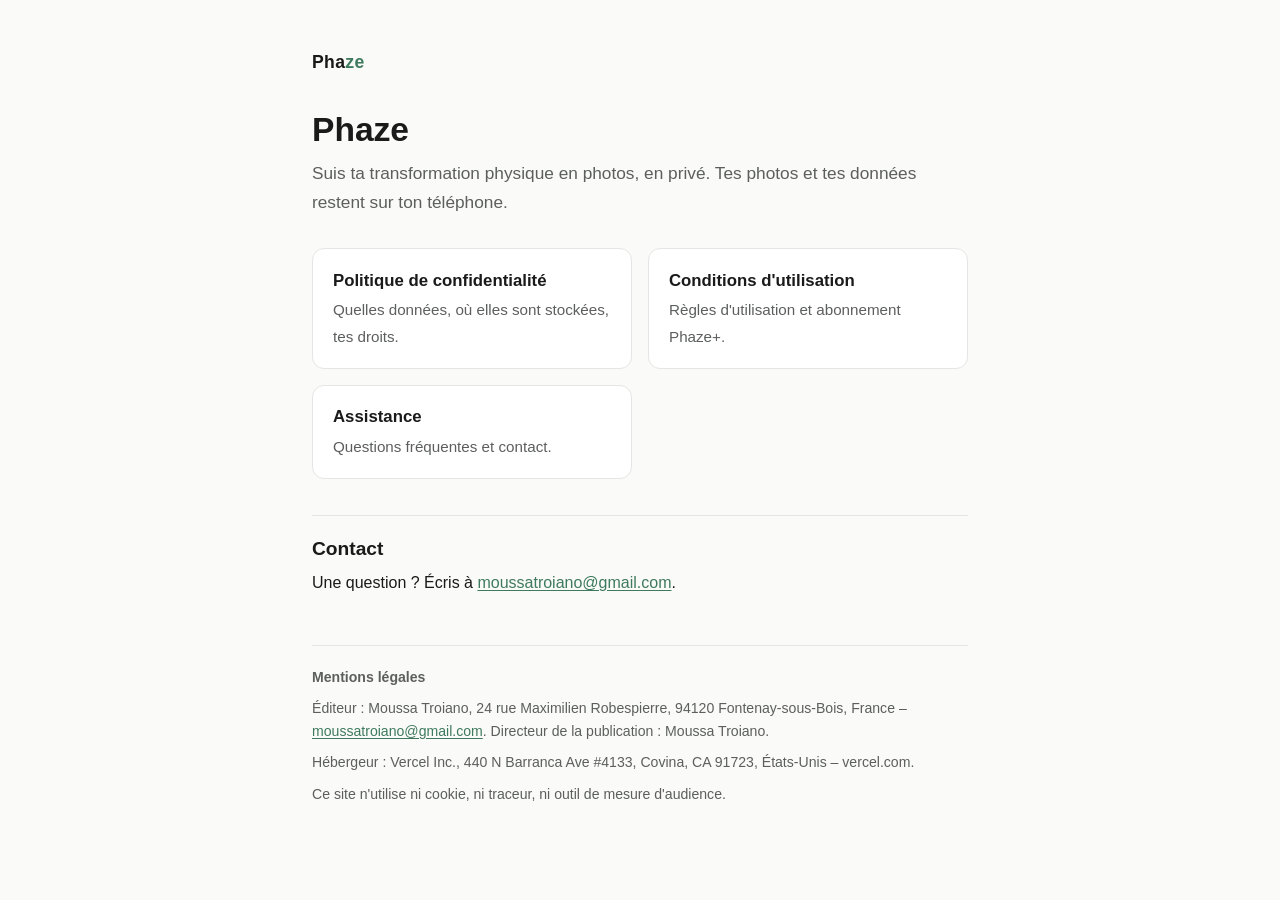
<file: index.html>
<!doctype html>
<html lang="fr">
<head>
  <meta charset="utf-8">
  <meta name="viewport" content="width=device-width, initial-scale=1">
  <title>Phaze – Informations légales</title>
  <meta name="description" content="Phaze, l'app de suivi de transformation physique par photos : politique de confidentialité et conditions d'utilisation.">
  <link rel="stylesheet" href="/style.css">
</head>
<body>
  <main class="container">
    <header class="site">
      <a class="brand" href="/">Pha<span>ze</span></a>
    </header>

    <h1>Phaze</h1>
    <p class="lead">Suis ta transformation physique en photos, en privé. Tes photos et tes données restent sur ton téléphone.</p>

    <div class="cards">
      <a class="card" href="/privacy">
        <strong>Politique de confidentialité</strong>
        <span>Quelles données, où elles sont stockées, tes droits.</span>
      </a>
      <a class="card" href="/terms">
        <strong>Conditions d'utilisation</strong>
        <span>Règles d'utilisation et abonnement Phaze+.</span>
      </a>
      <a class="card" href="/support">
        <strong>Assistance</strong>
        <span>Questions fréquentes et contact.</span>
      </a>
    </div>

    <h2>Contact</h2>
    <p>Une question ? Écris à <a href="mailto:moussatroiano@gmail.com">moussatroiano@gmail.com</a>.</p>

    <footer class="site">
      <p><strong>Mentions légales</strong></p>
      <p>Éditeur : Moussa Troiano, 24 rue Maximilien Robespierre, 94120 Fontenay-sous-Bois, France – <a href="mailto:moussatroiano@gmail.com">moussatroiano@gmail.com</a>. Directeur de la publication : Moussa Troiano.</p>
      <p>Hébergeur : Vercel Inc., 440 N Barranca Ave #4133, Covina, CA 91723, États-Unis – vercel.com.</p>
      <p>Ce site n'utilise ni cookie, ni traceur, ni outil de mesure d'audience.</p>
    </footer>
  </main>
</body>
</html>
</file>
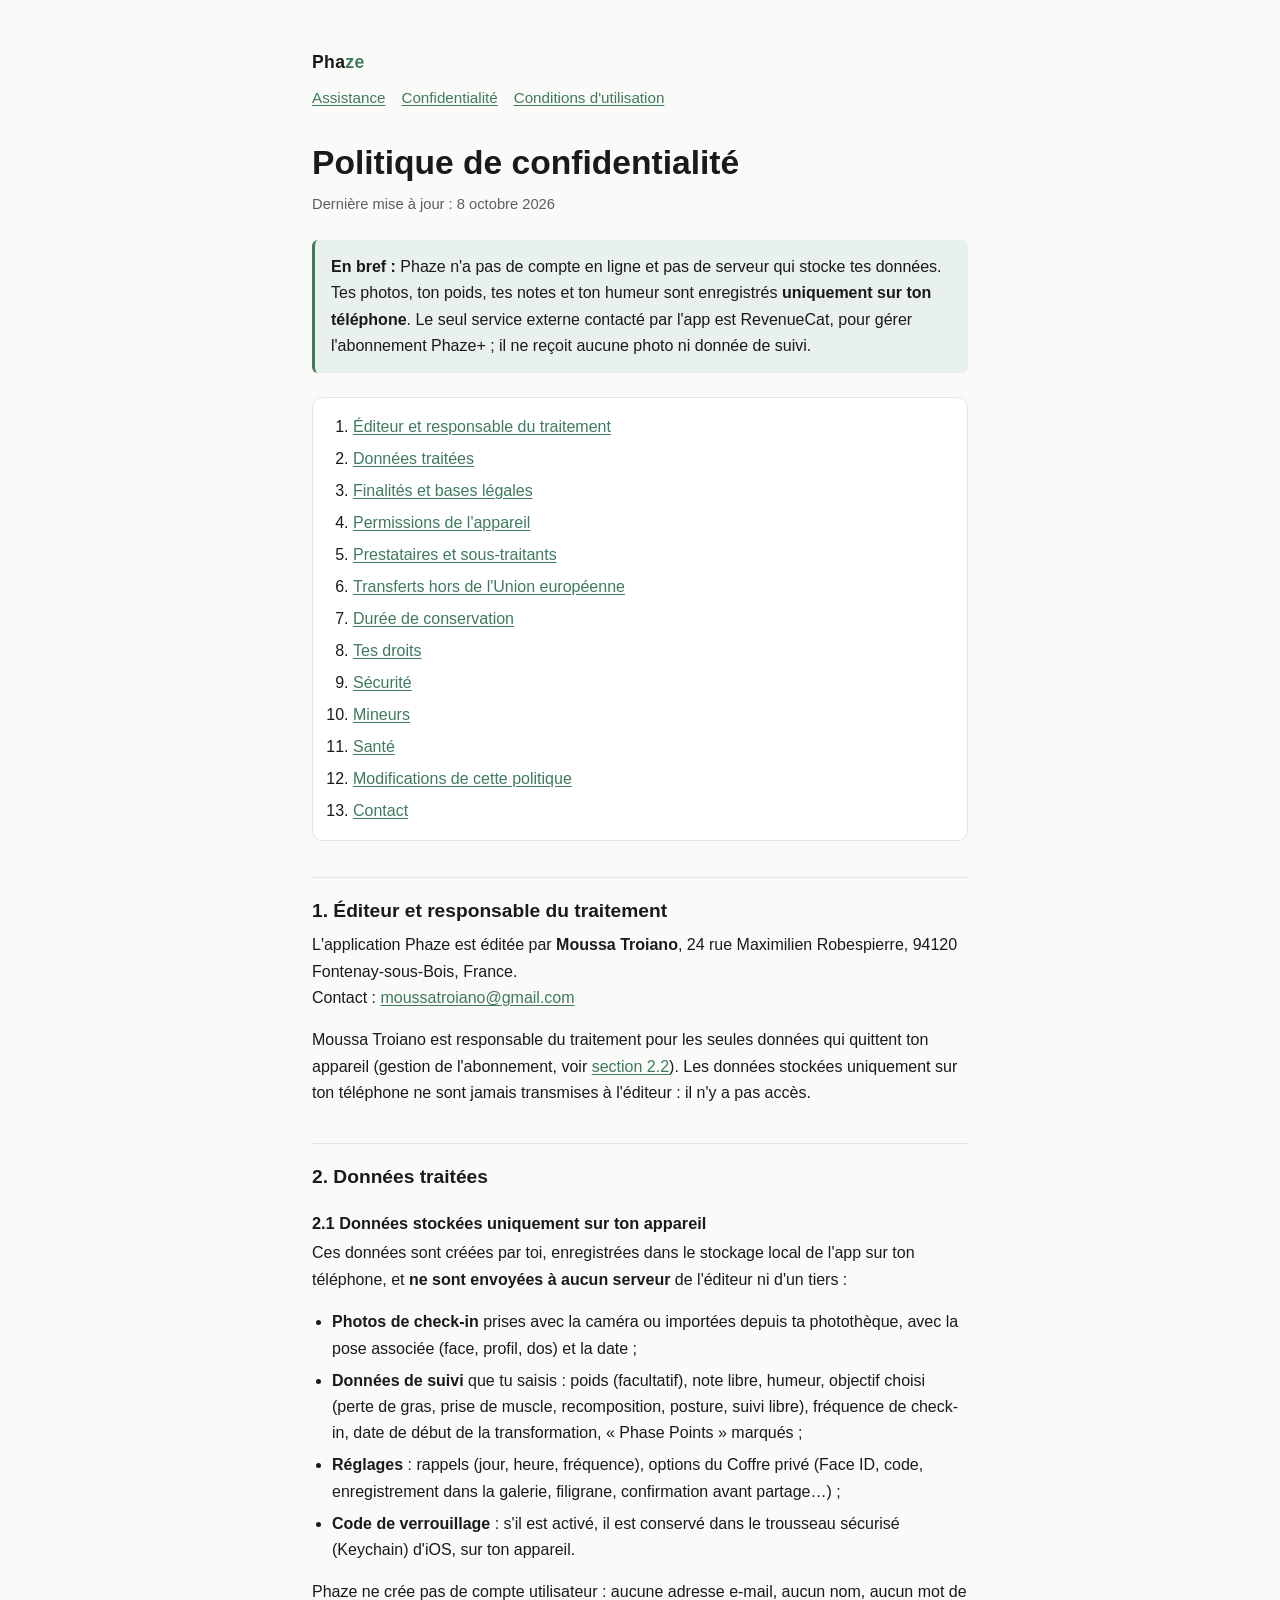
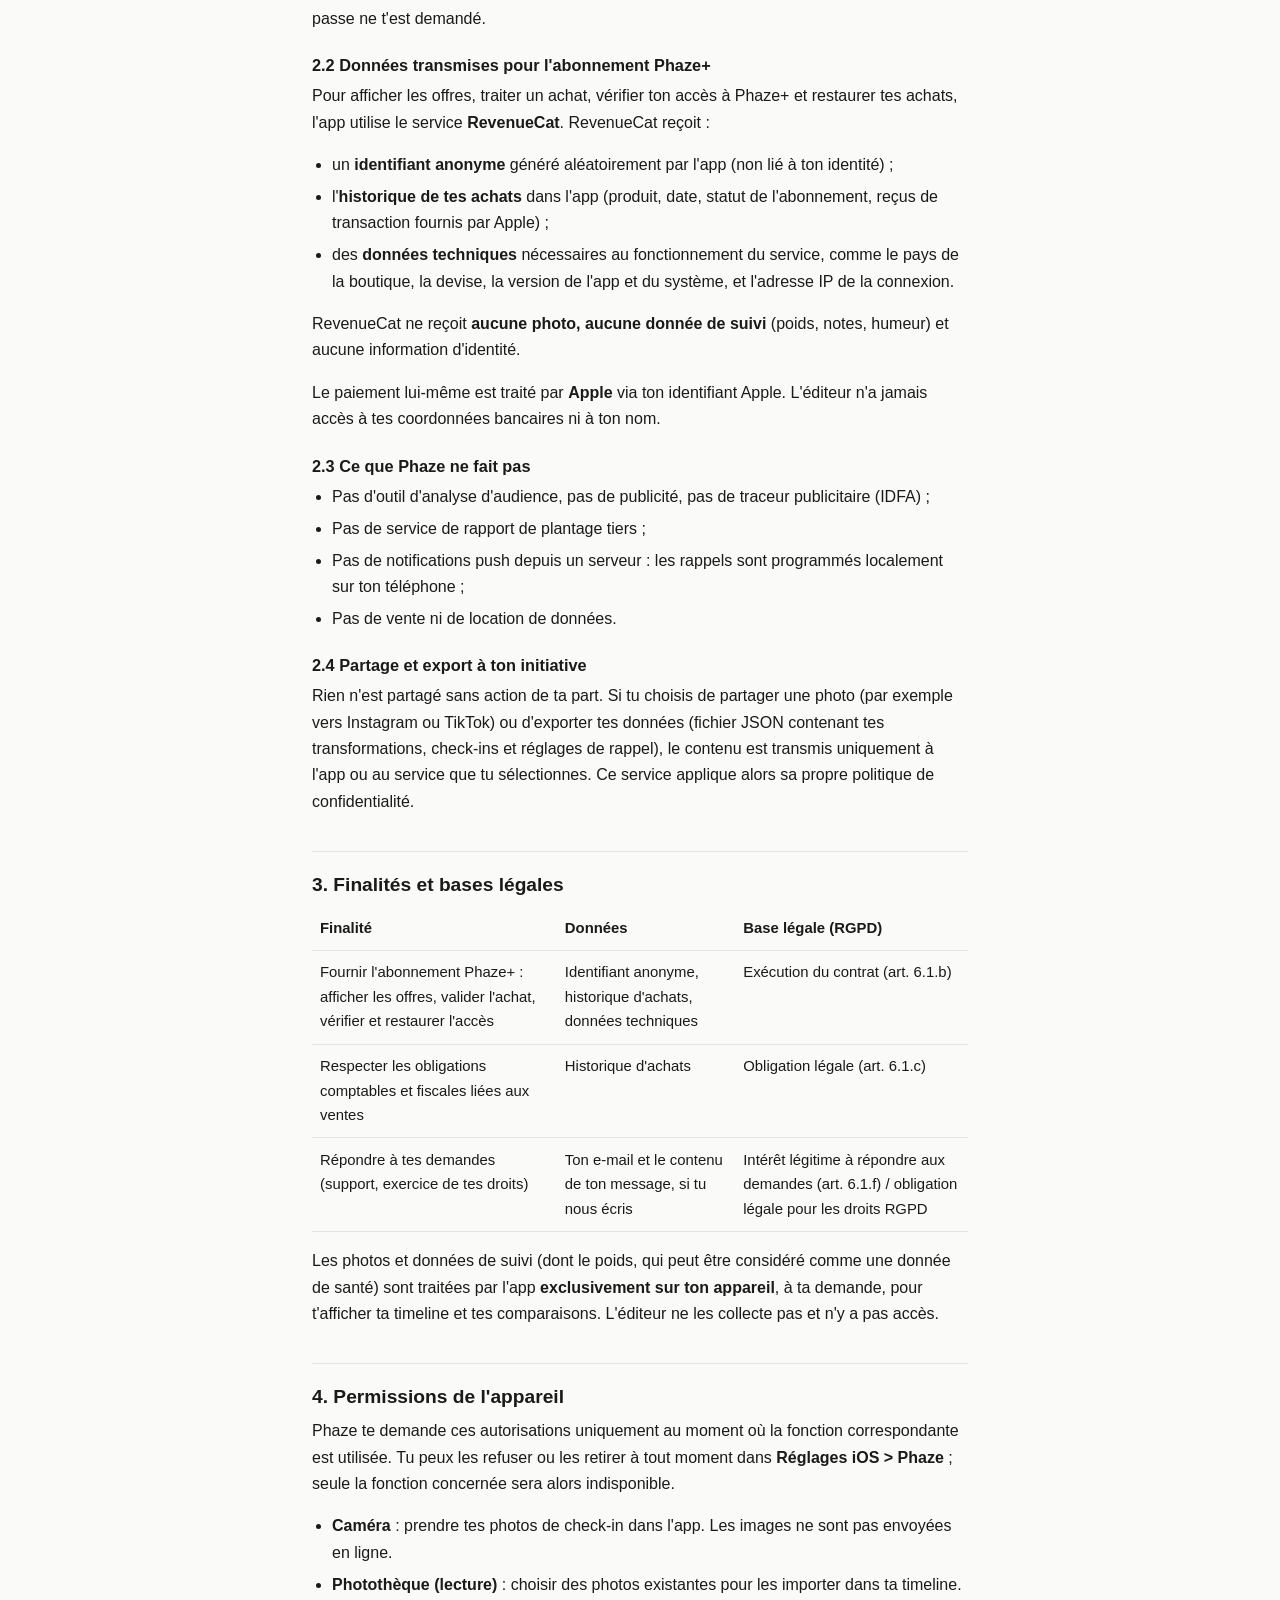
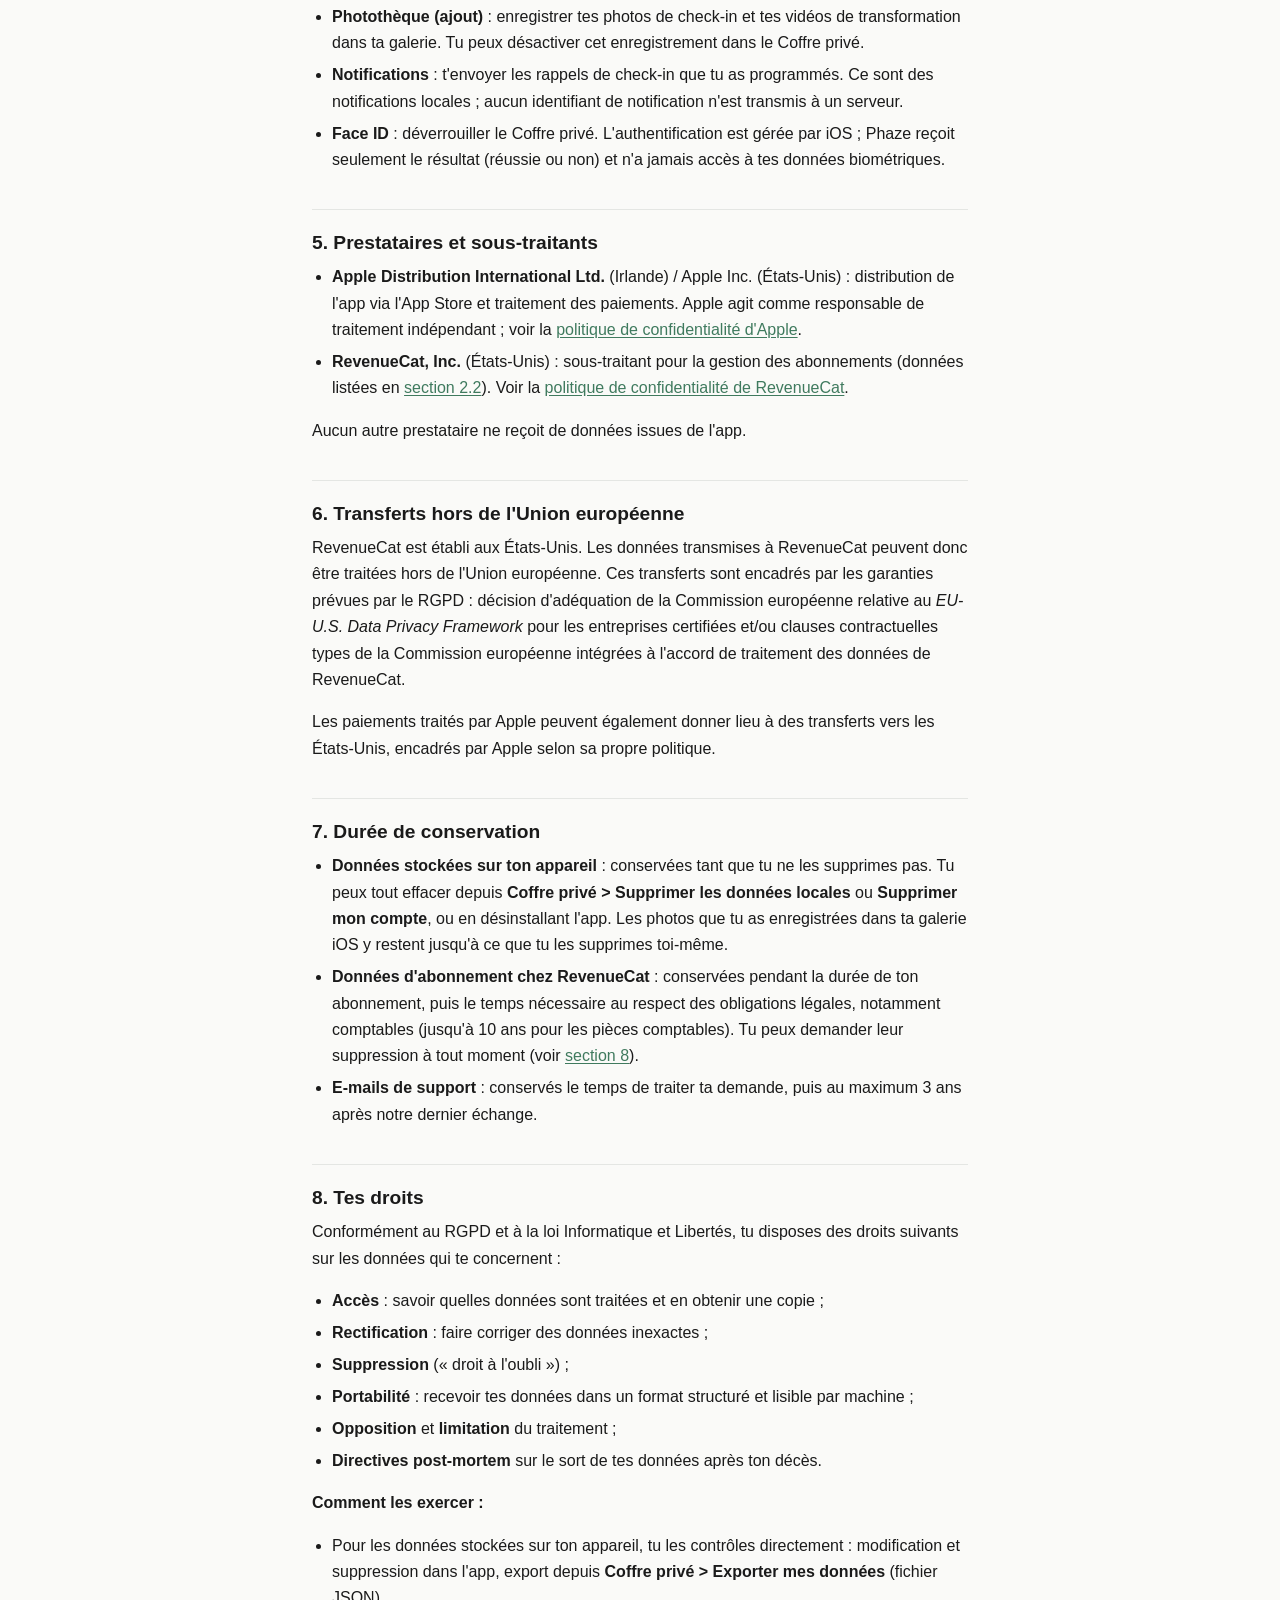
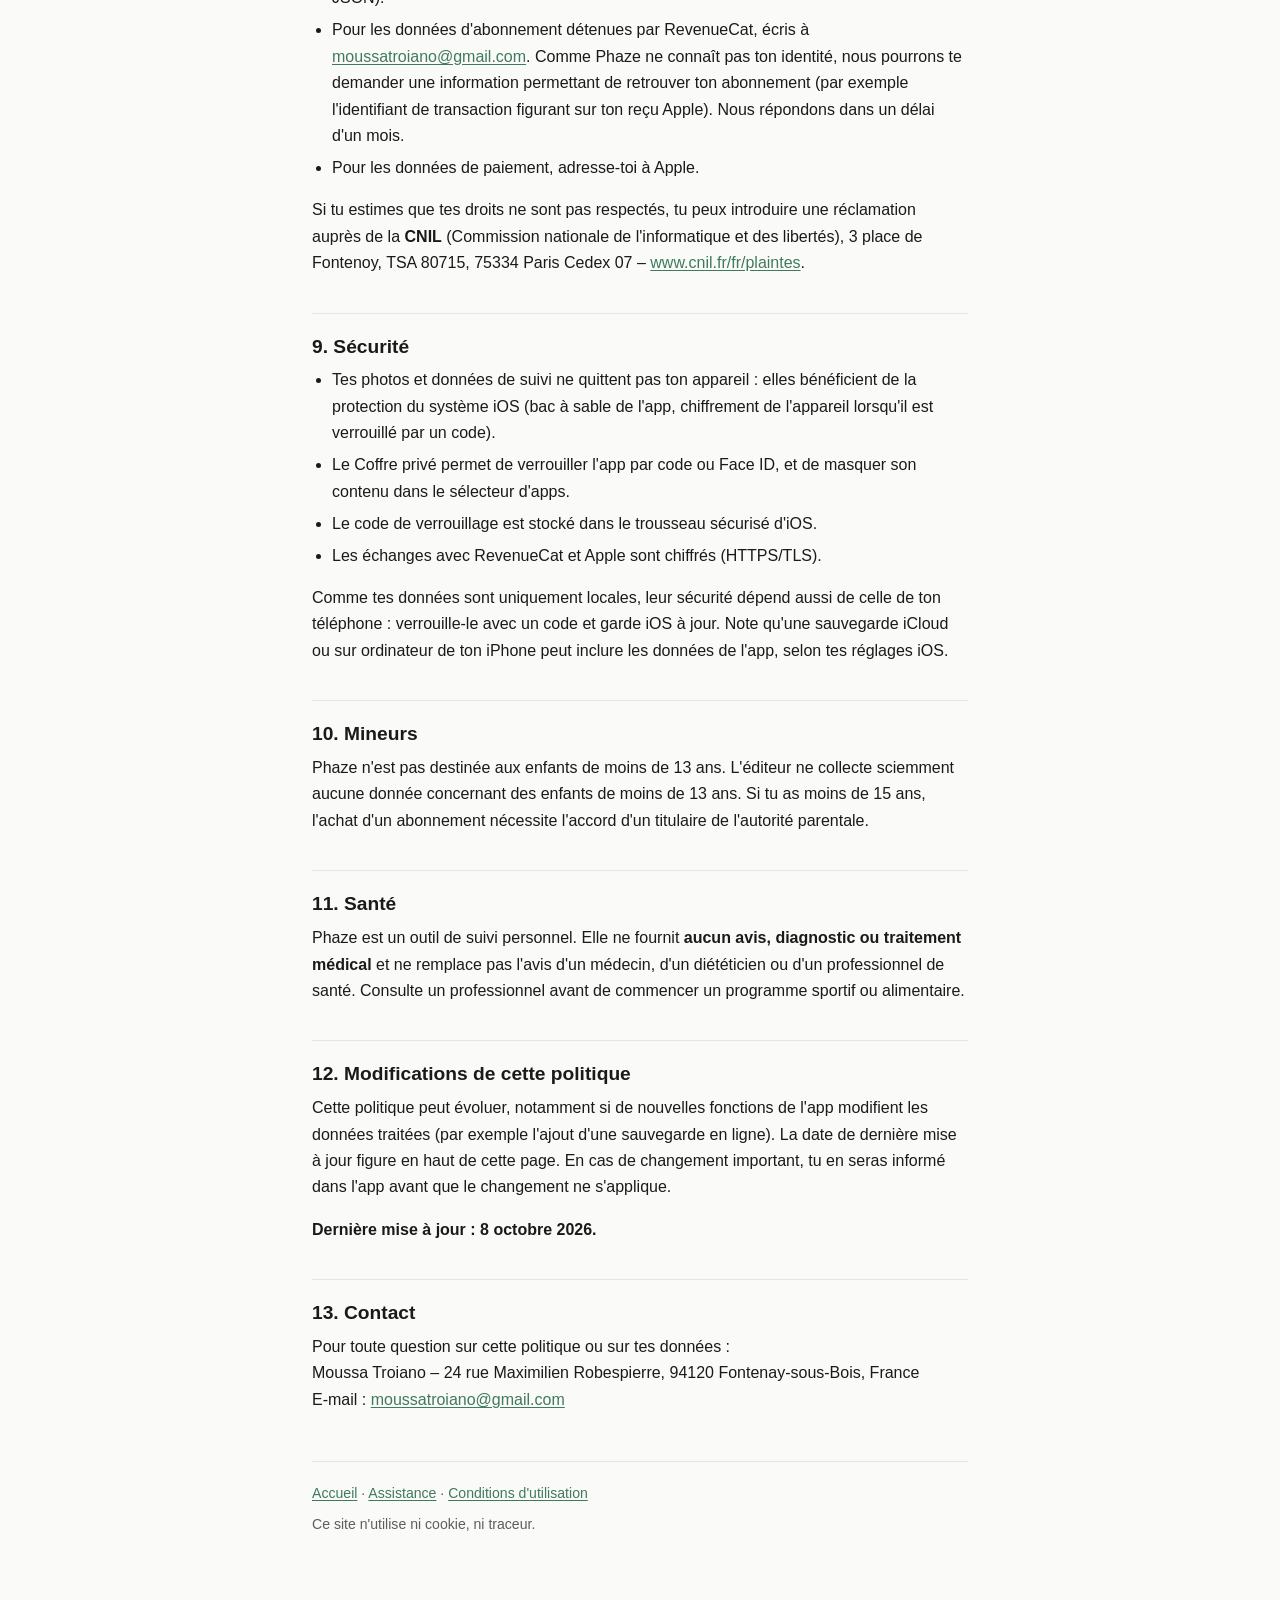
<file: privacy.html>
<!doctype html>
<html lang="fr">
<head>
  <meta charset="utf-8">
  <meta name="viewport" content="width=device-width, initial-scale=1">
  <title>Politique de confidentialité – Phaze</title>
  <meta name="description" content="Politique de confidentialité de l'app Phaze : tes photos et données de suivi restent sur ton appareil. Données collectées, prestataires, durées de conservation et droits RGPD.">
  <link rel="stylesheet" href="/style.css">
</head>
<body>
  <main class="container">
    <header class="site">
      <a class="brand" href="/">Pha<span>ze</span></a>
      <nav class="site-nav" aria-label="Navigation">
        <a href="/support">Assistance</a>
        <a href="/privacy" aria-current="page">Confidentialité</a>
        <a href="/terms">Conditions d'utilisation</a>
      </nav>
    </header>

    <h1>Politique de confidentialité</h1>
    <p class="updated">Dernière mise à jour : 8 octobre 2026</p>

    <div class="callout">
      <p><strong>En bref :</strong> Phaze n'a pas de compte en ligne et pas de serveur qui stocke tes données. Tes photos, ton poids, tes notes et ton humeur sont enregistrés <strong>uniquement sur ton téléphone</strong>. Le seul service externe contacté par l'app est RevenueCat, pour gérer l'abonnement Phaze+ ; il ne reçoit aucune photo ni donnée de suivi.</p>
    </div>

    <nav class="toc" aria-label="Sommaire">
      <ol>
        <li><a href="#editeur">Éditeur et responsable du traitement</a></li>
        <li><a href="#donnees">Données traitées</a></li>
        <li><a href="#finalites">Finalités et bases légales</a></li>
        <li><a href="#permissions">Permissions de l'appareil</a></li>
        <li><a href="#prestataires">Prestataires et sous-traitants</a></li>
        <li><a href="#transferts">Transferts hors de l'Union européenne</a></li>
        <li><a href="#conservation">Durée de conservation</a></li>
        <li><a href="#droits">Tes droits</a></li>
        <li><a href="#securite">Sécurité</a></li>
        <li><a href="#mineurs">Mineurs</a></li>
        <li><a href="#sante">Santé</a></li>
        <li><a href="#modifications">Modifications de cette politique</a></li>
        <li><a href="#contact">Contact</a></li>
      </ol>
    </nav>

    <h2 id="editeur">1. Éditeur et responsable du traitement</h2>
    <p>L'application Phaze est éditée par <strong>Moussa Troiano</strong>, 24 rue Maximilien Robespierre, 94120 Fontenay-sous-Bois, France.<br>
    Contact : <a href="mailto:moussatroiano@gmail.com">moussatroiano@gmail.com</a></p>
    <p>Moussa Troiano est responsable du traitement pour les seules données qui quittent ton appareil (gestion de l'abonnement, voir <a href="#donnees">section 2.2</a>). Les données stockées uniquement sur ton téléphone ne sont jamais transmises à l'éditeur : il n'y a pas accès.</p>

    <h2 id="donnees">2. Données traitées</h2>

    <h3>2.1 Données stockées uniquement sur ton appareil</h3>
    <p>Ces données sont créées par toi, enregistrées dans le stockage local de l'app sur ton téléphone, et <strong>ne sont envoyées à aucun serveur</strong> de l'éditeur ni d'un tiers :</p>
    <ul>
      <li><strong>Photos de check-in</strong> prises avec la caméra ou importées depuis ta photothèque, avec la pose associée (face, profil, dos) et la date ;</li>
      <li><strong>Données de suivi</strong> que tu saisis : poids (facultatif), note libre, humeur, objectif choisi (perte de gras, prise de muscle, recomposition, posture, suivi libre), fréquence de check-in, date de début de la transformation, « Phase Points » marqués ;</li>
      <li><strong>Réglages</strong> : rappels (jour, heure, fréquence), options du Coffre privé (Face ID, code, enregistrement dans la galerie, filigrane, confirmation avant partage…) ;</li>
      <li><strong>Code de verrouillage</strong> : s'il est activé, il est conservé dans le trousseau sécurisé (Keychain) d'iOS, sur ton appareil.</li>
    </ul>
    <p>Phaze ne crée pas de compte utilisateur : aucune adresse e-mail, aucun nom, aucun mot de passe ne t'est demandé.</p>

    <h3>2.2 Données transmises pour l'abonnement Phaze+</h3>
    <p>Pour afficher les offres, traiter un achat, vérifier ton accès à Phaze+ et restaurer tes achats, l'app utilise le service <strong>RevenueCat</strong>. RevenueCat reçoit :</p>
    <ul>
      <li>un <strong>identifiant anonyme</strong> généré aléatoirement par l'app (non lié à ton identité) ;</li>
      <li>l'<strong>historique de tes achats</strong> dans l'app (produit, date, statut de l'abonnement, reçus de transaction fournis par Apple) ;</li>
      <li>des <strong>données techniques</strong> nécessaires au fonctionnement du service, comme le pays de la boutique, la devise, la version de l'app et du système, et l'adresse IP de la connexion.</li>
    </ul>
    <p>RevenueCat ne reçoit <strong>aucune photo, aucune donnée de suivi</strong> (poids, notes, humeur) et aucune information d'identité.</p>
    <p>Le paiement lui-même est traité par <strong>Apple</strong> via ton identifiant Apple. L'éditeur n'a jamais accès à tes coordonnées bancaires ni à ton nom.</p>

    <h3>2.3 Ce que Phaze ne fait pas</h3>
    <ul>
      <li>Pas d'outil d'analyse d'audience, pas de publicité, pas de traceur publicitaire (IDFA) ;</li>
      <li>Pas de service de rapport de plantage tiers ;</li>
      <li>Pas de notifications push depuis un serveur : les rappels sont programmés localement sur ton téléphone ;</li>
      <li>Pas de vente ni de location de données.</li>
    </ul>

    <h3>2.4 Partage et export à ton initiative</h3>
    <p>Rien n'est partagé sans action de ta part. Si tu choisis de partager une photo (par exemple vers Instagram ou TikTok) ou d'exporter tes données (fichier JSON contenant tes transformations, check-ins et réglages de rappel), le contenu est transmis uniquement à l'app ou au service que tu sélectionnes. Ce service applique alors sa propre politique de confidentialité.</p>

    <h2 id="finalites">3. Finalités et bases légales</h2>
    <div class="table-wrap">
      <table>
        <thead>
          <tr><th>Finalité</th><th>Données</th><th>Base légale (RGPD)</th></tr>
        </thead>
        <tbody>
          <tr>
            <td>Fournir l'abonnement Phaze+ : afficher les offres, valider l'achat, vérifier et restaurer l'accès</td>
            <td>Identifiant anonyme, historique d'achats, données techniques</td>
            <td>Exécution du contrat (art. 6.1.b)</td>
          </tr>
          <tr>
            <td>Respecter les obligations comptables et fiscales liées aux ventes</td>
            <td>Historique d'achats</td>
            <td>Obligation légale (art. 6.1.c)</td>
          </tr>
          <tr>
            <td>Répondre à tes demandes (support, exercice de tes droits)</td>
            <td>Ton e-mail et le contenu de ton message, si tu nous écris</td>
            <td>Intérêt légitime à répondre aux demandes (art. 6.1.f) / obligation légale pour les droits RGPD</td>
          </tr>
        </tbody>
      </table>
    </div>
    <p>Les photos et données de suivi (dont le poids, qui peut être considéré comme une donnée de santé) sont traitées par l'app <strong>exclusivement sur ton appareil</strong>, à ta demande, pour t'afficher ta timeline et tes comparaisons. L'éditeur ne les collecte pas et n'y a pas accès.</p>

    <h2 id="permissions">4. Permissions de l'appareil</h2>
    <p>Phaze te demande ces autorisations uniquement au moment où la fonction correspondante est utilisée. Tu peux les refuser ou les retirer à tout moment dans <strong>Réglages iOS &gt; Phaze</strong> ; seule la fonction concernée sera alors indisponible.</p>
    <ul>
      <li><strong>Caméra</strong> : prendre tes photos de check-in dans l'app. Les images ne sont pas envoyées en ligne.</li>
      <li><strong>Photothèque (lecture)</strong> : choisir des photos existantes pour les importer dans ta timeline.</li>
      <li><strong>Photothèque (ajout)</strong> : enregistrer tes photos de check-in et tes vidéos de transformation dans ta galerie. Tu peux désactiver cet enregistrement dans le Coffre privé.</li>
      <li><strong>Notifications</strong> : t'envoyer les rappels de check-in que tu as programmés. Ce sont des notifications locales ; aucun identifiant de notification n'est transmis à un serveur.</li>
      <li><strong>Face ID</strong> : déverrouiller le Coffre privé. L'authentification est gérée par iOS ; Phaze reçoit seulement le résultat (réussie ou non) et n'a jamais accès à tes données biométriques.</li>
    </ul>

    <h2 id="prestataires">5. Prestataires et sous-traitants</h2>
    <ul>
      <li><strong>Apple Distribution International Ltd.</strong> (Irlande) / Apple Inc. (États-Unis) : distribution de l'app via l'App Store et traitement des paiements. Apple agit comme responsable de traitement indépendant ; voir la <a href="https://www.apple.com/fr/legal/privacy/">politique de confidentialité d'Apple</a>.</li>
      <li><strong>RevenueCat, Inc.</strong> (États-Unis) : sous-traitant pour la gestion des abonnements (données listées en <a href="#donnees">section 2.2</a>). Voir la <a href="https://www.revenuecat.com/privacy/">politique de confidentialité de RevenueCat</a>.</li>
    </ul>
    <p>Aucun autre prestataire ne reçoit de données issues de l'app.</p>

    <h2 id="transferts">6. Transferts hors de l'Union européenne</h2>
    <p>RevenueCat est établi aux États-Unis. Les données transmises à RevenueCat peuvent donc être traitées hors de l'Union européenne. Ces transferts sont encadrés par les garanties prévues par le RGPD : décision d'adéquation de la Commission européenne relative au <em>EU-U.S. Data Privacy Framework</em> pour les entreprises certifiées et/ou clauses contractuelles types de la Commission européenne intégrées à l'accord de traitement des données de RevenueCat.</p>
    <p>Les paiements traités par Apple peuvent également donner lieu à des transferts vers les États-Unis, encadrés par Apple selon sa propre politique.</p>

    <h2 id="conservation">7. Durée de conservation</h2>
    <ul>
      <li><strong>Données stockées sur ton appareil</strong> : conservées tant que tu ne les supprimes pas. Tu peux tout effacer depuis <strong>Coffre privé &gt; Supprimer les données locales</strong> ou <strong>Supprimer mon compte</strong>, ou en désinstallant l'app. Les photos que tu as enregistrées dans ta galerie iOS y restent jusqu'à ce que tu les supprimes toi-même.</li>
      <li><strong>Données d'abonnement chez RevenueCat</strong> : conservées pendant la durée de ton abonnement, puis le temps nécessaire au respect des obligations légales, notamment comptables (jusqu'à 10 ans pour les pièces comptables). Tu peux demander leur suppression à tout moment (voir <a href="#droits">section 8</a>).</li>
      <li><strong>E-mails de support</strong> : conservés le temps de traiter ta demande, puis au maximum 3 ans après notre dernier échange.</li>
    </ul>

    <h2 id="droits">8. Tes droits</h2>
    <p>Conformément au RGPD et à la loi Informatique et Libertés, tu disposes des droits suivants sur les données qui te concernent :</p>
    <ul>
      <li><strong>Accès</strong> : savoir quelles données sont traitées et en obtenir une copie ;</li>
      <li><strong>Rectification</strong> : faire corriger des données inexactes ;</li>
      <li><strong>Suppression</strong> (« droit à l'oubli ») ;</li>
      <li><strong>Portabilité</strong> : recevoir tes données dans un format structuré et lisible par machine ;</li>
      <li><strong>Opposition</strong> et <strong>limitation</strong> du traitement ;</li>
      <li><strong>Directives post-mortem</strong> sur le sort de tes données après ton décès.</li>
    </ul>
    <p><strong>Comment les exercer :</strong></p>
    <ul>
      <li>Pour les données stockées sur ton appareil, tu les contrôles directement : modification et suppression dans l'app, export depuis <strong>Coffre privé &gt; Exporter mes données</strong> (fichier JSON).</li>
      <li>Pour les données d'abonnement détenues par RevenueCat, écris à <a href="mailto:moussatroiano@gmail.com">moussatroiano@gmail.com</a>. Comme Phaze ne connaît pas ton identité, nous pourrons te demander une information permettant de retrouver ton abonnement (par exemple l'identifiant de transaction figurant sur ton reçu Apple). Nous répondons dans un délai d'un mois.</li>
      <li>Pour les données de paiement, adresse-toi à Apple.</li>
    </ul>
    <p>Si tu estimes que tes droits ne sont pas respectés, tu peux introduire une réclamation auprès de la <strong>CNIL</strong> (Commission nationale de l'informatique et des libertés), 3 place de Fontenoy, TSA 80715, 75334 Paris Cedex 07 – <a href="https://www.cnil.fr/fr/plaintes">www.cnil.fr/fr/plaintes</a>.</p>

    <h2 id="securite">9. Sécurité</h2>
    <ul>
      <li>Tes photos et données de suivi ne quittent pas ton appareil : elles bénéficient de la protection du système iOS (bac à sable de l'app, chiffrement de l'appareil lorsqu'il est verrouillé par un code).</li>
      <li>Le Coffre privé permet de verrouiller l'app par code ou Face ID, et de masquer son contenu dans le sélecteur d'apps.</li>
      <li>Le code de verrouillage est stocké dans le trousseau sécurisé d'iOS.</li>
      <li>Les échanges avec RevenueCat et Apple sont chiffrés (HTTPS/TLS).</li>
    </ul>
    <p>Comme tes données sont uniquement locales, leur sécurité dépend aussi de celle de ton téléphone : verrouille-le avec un code et garde iOS à jour. Note qu'une sauvegarde iCloud ou sur ordinateur de ton iPhone peut inclure les données de l'app, selon tes réglages iOS.</p>

    <h2 id="mineurs">10. Mineurs</h2>
    <p>Phaze n'est pas destinée aux enfants de moins de 13 ans. L'éditeur ne collecte sciemment aucune donnée concernant des enfants de moins de 13 ans. Si tu as moins de 15 ans, l'achat d'un abonnement nécessite l'accord d'un titulaire de l'autorité parentale.</p>

    <h2 id="sante">11. Santé</h2>
    <p>Phaze est un outil de suivi personnel. Elle ne fournit <strong>aucun avis, diagnostic ou traitement médical</strong> et ne remplace pas l'avis d'un médecin, d'un diététicien ou d'un professionnel de santé. Consulte un professionnel avant de commencer un programme sportif ou alimentaire.</p>

    <h2 id="modifications">12. Modifications de cette politique</h2>
    <p>Cette politique peut évoluer, notamment si de nouvelles fonctions de l'app modifient les données traitées (par exemple l'ajout d'une sauvegarde en ligne). La date de dernière mise à jour figure en haut de cette page. En cas de changement important, tu en seras informé dans l'app avant que le changement ne s'applique.</p>
    <p><strong>Dernière mise à jour : 8 octobre 2026.</strong></p>

    <h2 id="contact">13. Contact</h2>
    <p>Pour toute question sur cette politique ou sur tes données :<br>
    Moussa Troiano – 24 rue Maximilien Robespierre, 94120 Fontenay-sous-Bois, France<br>
    E-mail : <a href="mailto:moussatroiano@gmail.com">moussatroiano@gmail.com</a></p>

    <footer class="site">
      <p><a href="/">Accueil</a> · <a href="/support">Assistance</a> · <a href="/terms">Conditions d'utilisation</a></p>
      <p>Ce site n'utilise ni cookie, ni traceur.</p>
    </footer>
  </main>
</body>
</html>
</file>
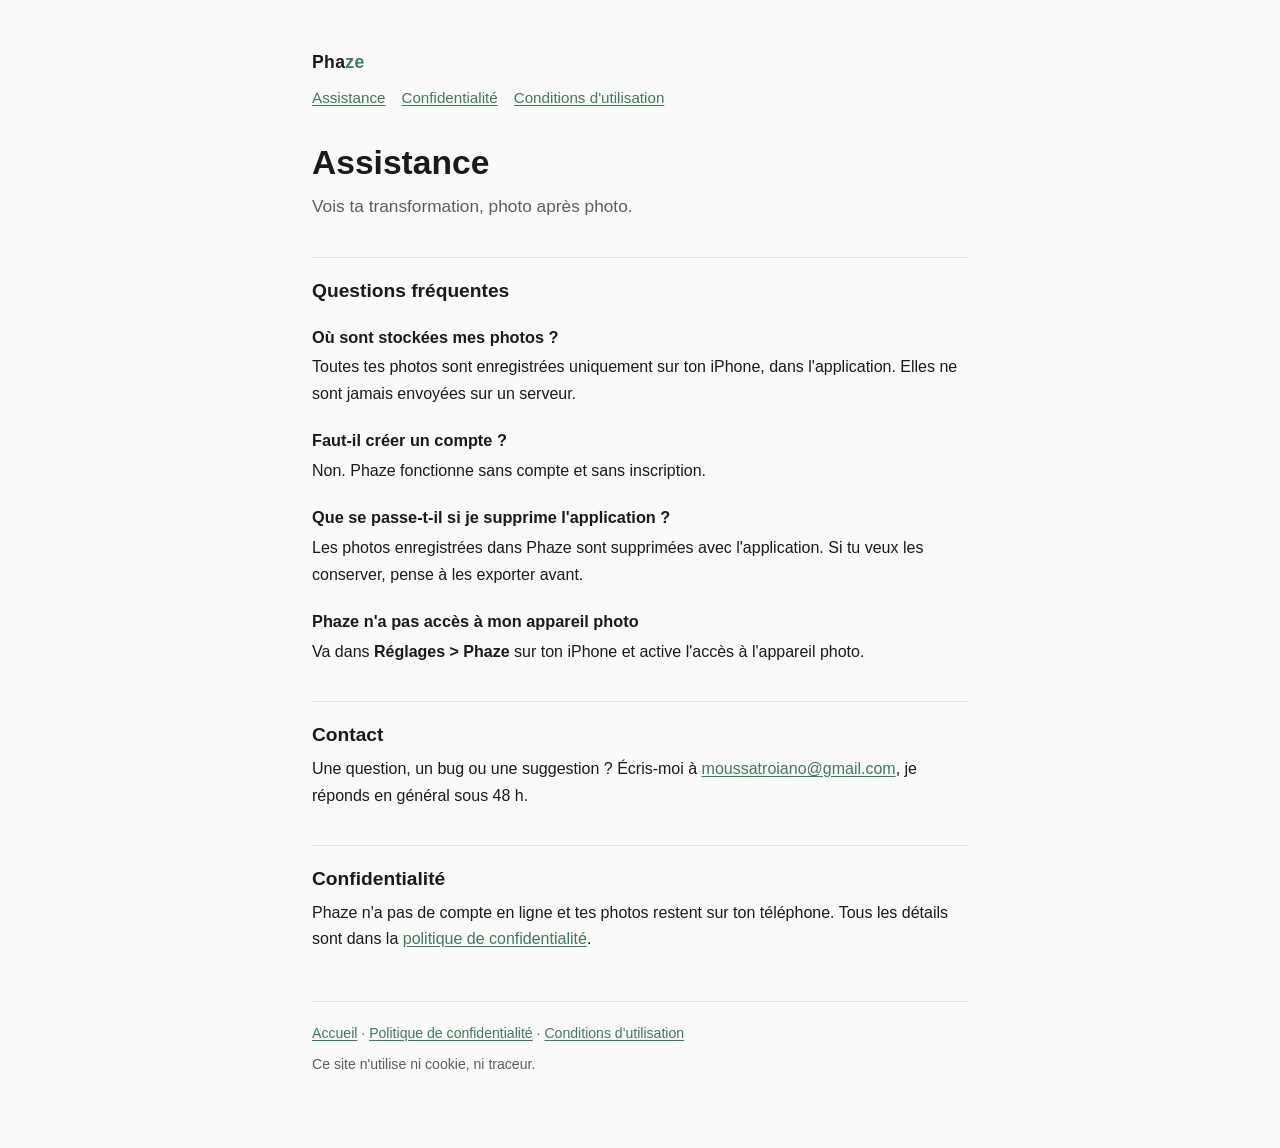
<file: support.html>
<!doctype html>
<html lang="fr">
<head>
  <meta charset="utf-8">
  <meta name="viewport" content="width=device-width, initial-scale=1">
  <title>Assistance – Phaze</title>
  <meta name="description" content="Assistance de l'app Phaze : questions fréquentes sur le stockage des photos, le compte, l'appareil photo, et contact.">
  <link rel="stylesheet" href="/style.css">
</head>
<body>
  <main class="container">
    <header class="site">
      <a class="brand" href="/">Pha<span>ze</span></a>
      <nav class="site-nav" aria-label="Navigation">
        <a href="/support" aria-current="page">Assistance</a>
        <a href="/privacy">Confidentialité</a>
        <a href="/terms">Conditions d'utilisation</a>
      </nav>
    </header>

    <h1>Assistance</h1>
    <p class="lead">Vois ta transformation, photo après photo.</p>

    <h2 id="faq">Questions fréquentes</h2>

    <h3>Où sont stockées mes photos ?</h3>
    <p>Toutes tes photos sont enregistrées uniquement sur ton iPhone, dans l'application. Elles ne sont jamais envoyées sur un serveur.</p>

    <h3>Faut-il créer un compte ?</h3>
    <p>Non. Phaze fonctionne sans compte et sans inscription.</p>

    <h3>Que se passe-t-il si je supprime l'application ?</h3>
    <p>Les photos enregistrées dans Phaze sont supprimées avec l'application. Si tu veux les conserver, pense à les exporter avant.</p>

    <h3>Phaze n'a pas accès à mon appareil photo</h3>
    <p>Va dans <strong>Réglages &gt; Phaze</strong> sur ton iPhone et active l'accès à l'appareil photo.</p>

    <h2 id="contact">Contact</h2>
    <p>Une question, un bug ou une suggestion ? Écris-moi à <a href="mailto:moussatroiano@gmail.com">moussatroiano@gmail.com</a>, je réponds en général sous 48 h.</p>

    <h2 id="confidentialite">Confidentialité</h2>
    <p>Phaze n'a pas de compte en ligne et tes photos restent sur ton téléphone. Tous les détails sont dans la <a href="/privacy">politique de confidentialité</a>.</p>

    <footer class="site">
      <p><a href="/">Accueil</a> · <a href="/privacy">Politique de confidentialité</a> · <a href="/terms">Conditions d'utilisation</a></p>
      <p>Ce site n'utilise ni cookie, ni traceur.</p>
    </footer>
  </main>
</body>
</html>
</file>
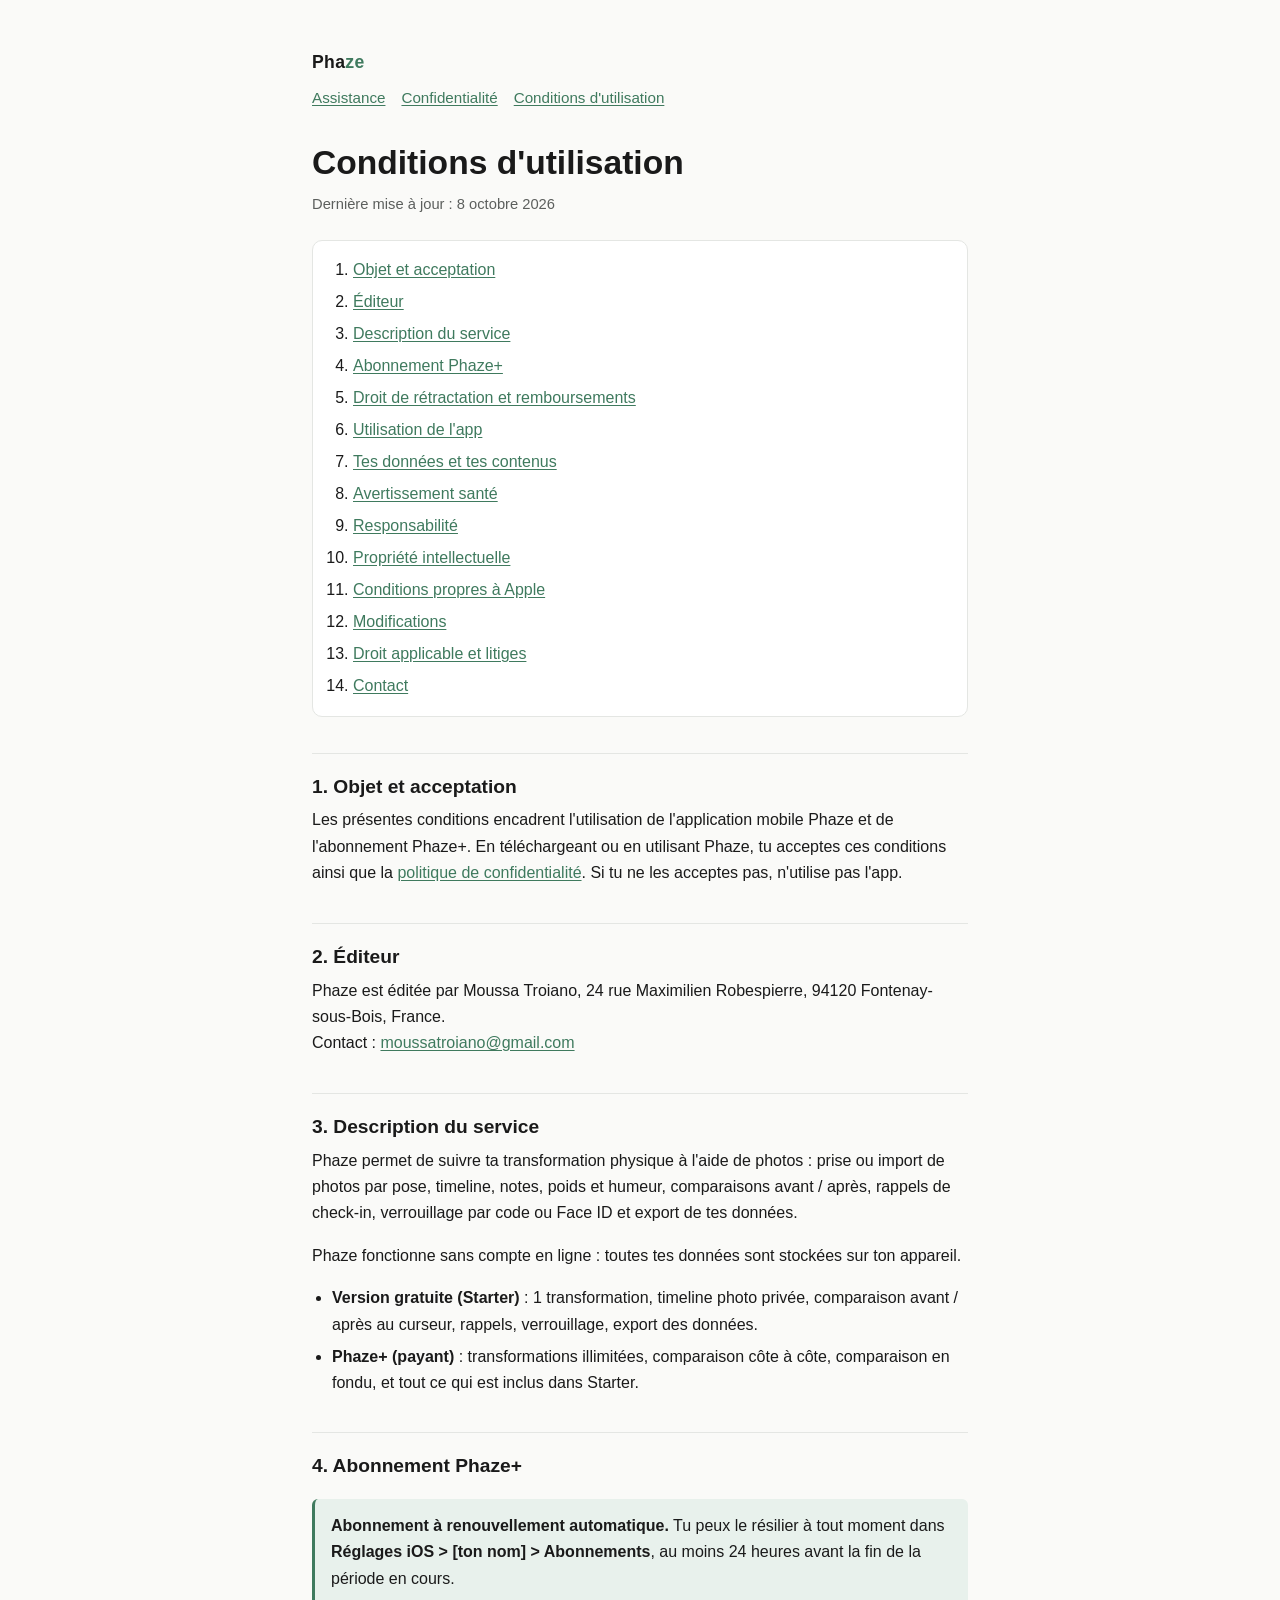
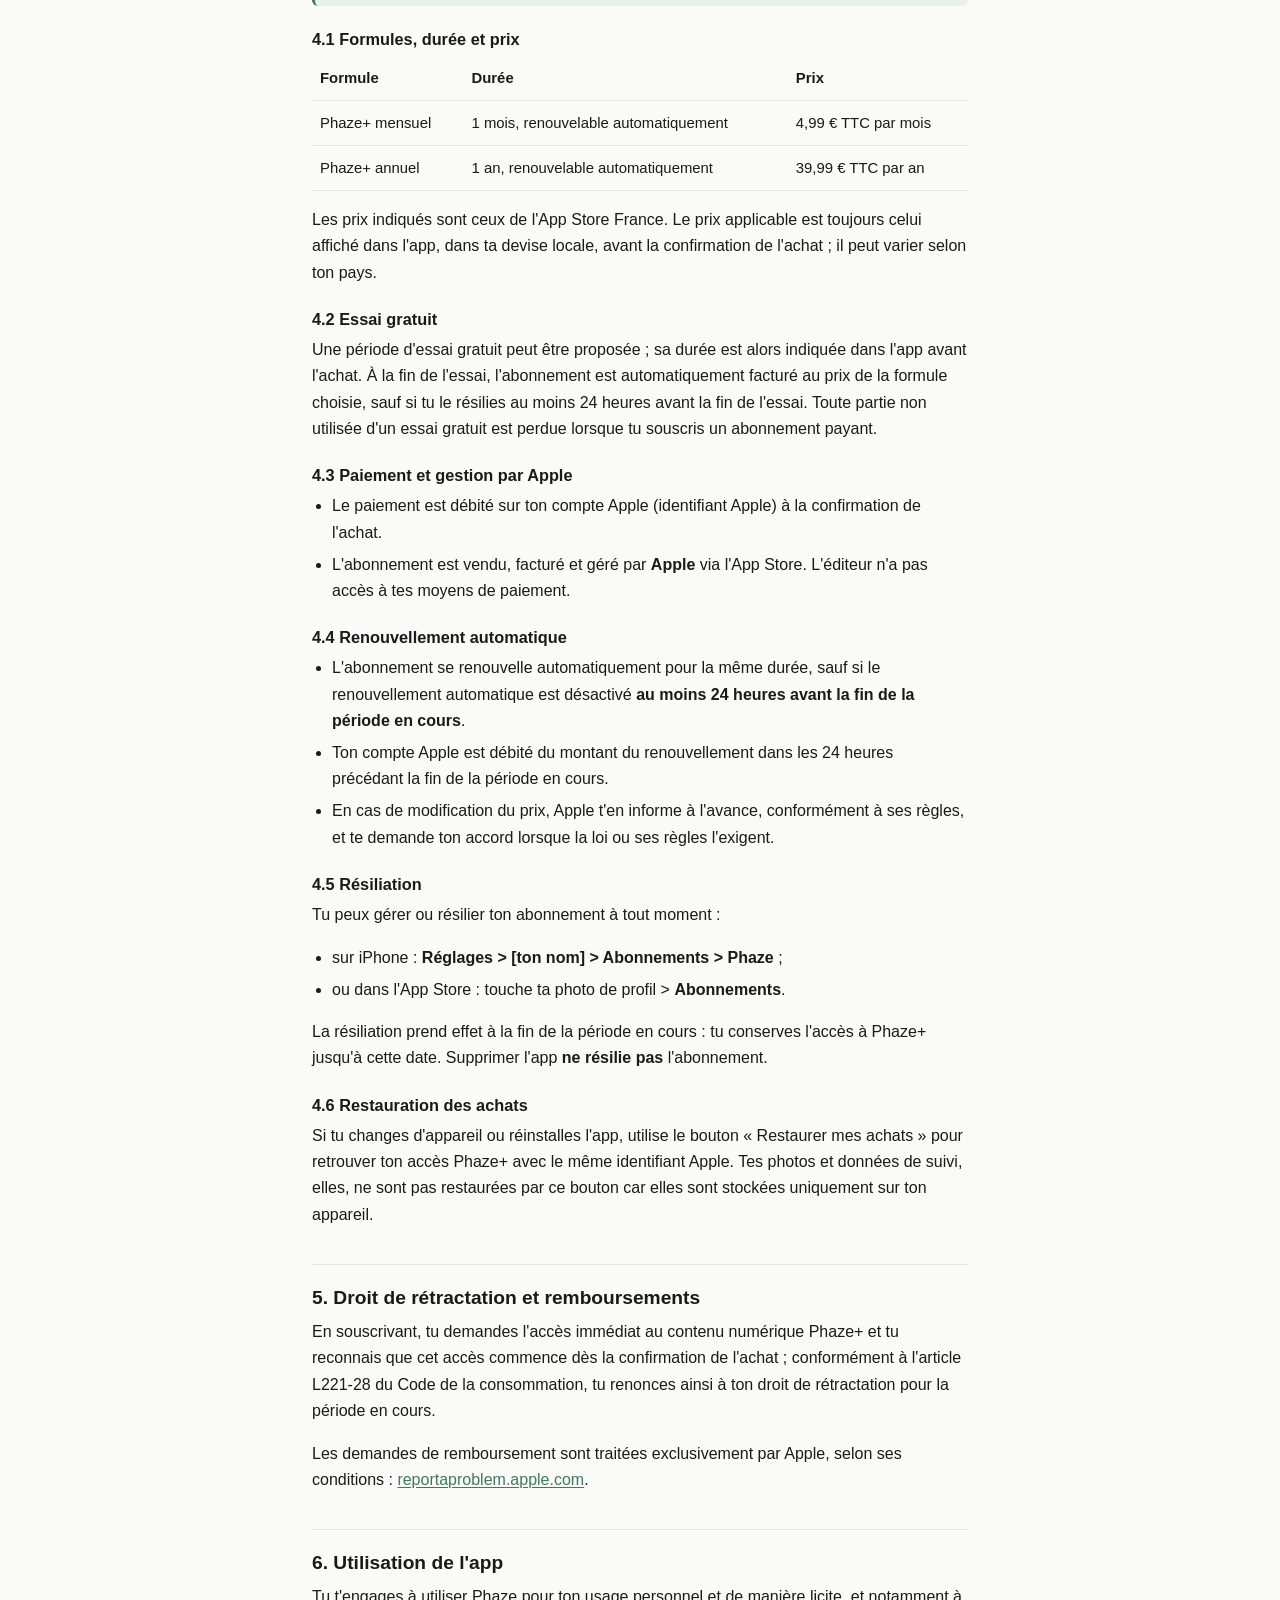
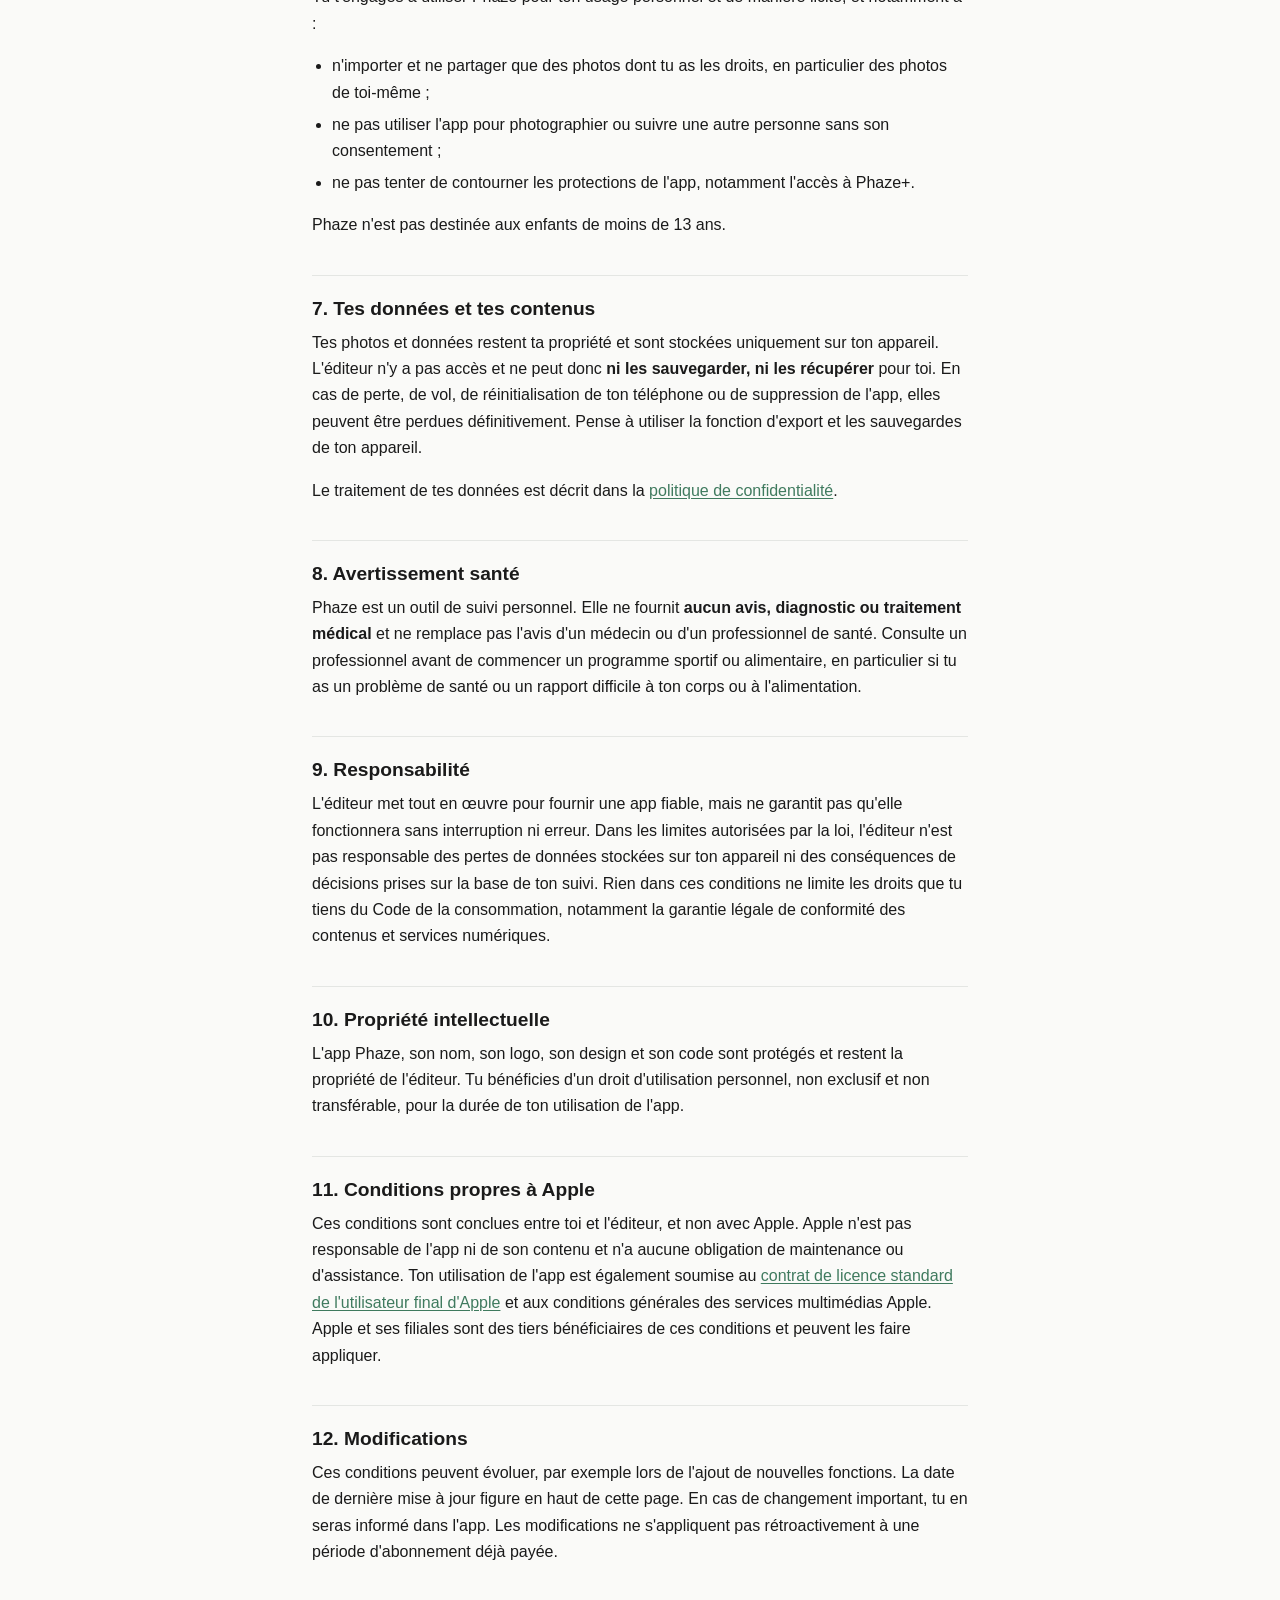
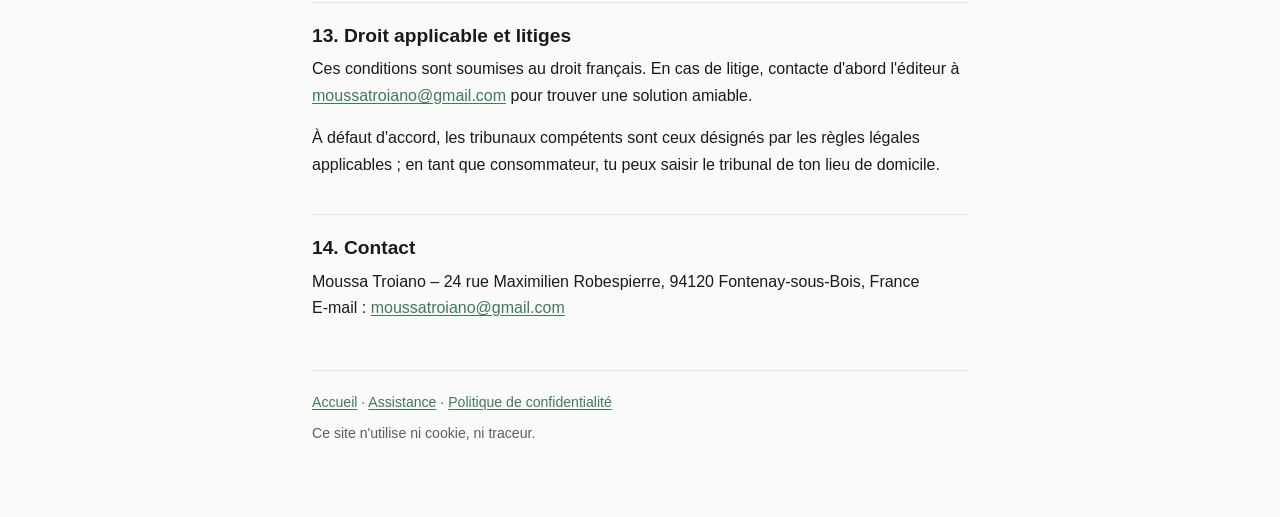
<file: terms.html>
<!doctype html>
<html lang="fr">
<head>
  <meta charset="utf-8">
  <meta name="viewport" content="width=device-width, initial-scale=1">
  <title>Conditions d'utilisation – Phaze</title>
  <meta name="description" content="Conditions d'utilisation de l'app Phaze et de l'abonnement Phaze+ : prix, durée, renouvellement automatique et résiliation via les Réglages iOS.">
  <link rel="stylesheet" href="/style.css">
</head>
<body>
  <main class="container">
    <header class="site">
      <a class="brand" href="/">Pha<span>ze</span></a>
      <nav class="site-nav" aria-label="Navigation">
        <a href="/support">Assistance</a>
        <a href="/privacy">Confidentialité</a>
        <a href="/terms" aria-current="page">Conditions d'utilisation</a>
      </nav>
    </header>

    <h1>Conditions d'utilisation</h1>
    <p class="updated">Dernière mise à jour : 8 octobre 2026</p>

    <nav class="toc" aria-label="Sommaire">
      <ol>
        <li><a href="#objet">Objet et acceptation</a></li>
        <li><a href="#editeur">Éditeur</a></li>
        <li><a href="#service">Description du service</a></li>
        <li><a href="#abonnement">Abonnement Phaze+</a></li>
        <li><a href="#retractation">Droit de rétractation et remboursements</a></li>
        <li><a href="#usage">Utilisation de l'app</a></li>
        <li><a href="#donnees">Tes données et tes contenus</a></li>
        <li><a href="#sante">Avertissement santé</a></li>
        <li><a href="#responsabilite">Responsabilité</a></li>
        <li><a href="#propriete">Propriété intellectuelle</a></li>
        <li><a href="#apple">Conditions propres à Apple</a></li>
        <li><a href="#modifications">Modifications</a></li>
        <li><a href="#droit">Droit applicable et litiges</a></li>
        <li><a href="#contact">Contact</a></li>
      </ol>
    </nav>

    <h2 id="objet">1. Objet et acceptation</h2>
    <p>Les présentes conditions encadrent l'utilisation de l'application mobile Phaze et de l'abonnement Phaze+. En téléchargeant ou en utilisant Phaze, tu acceptes ces conditions ainsi que la <a href="/privacy">politique de confidentialité</a>. Si tu ne les acceptes pas, n'utilise pas l'app.</p>

    <h2 id="editeur">2. Éditeur</h2>
    <p>Phaze est éditée par Moussa Troiano, 24 rue Maximilien Robespierre, 94120 Fontenay-sous-Bois, France.<br>
    Contact : <a href="mailto:moussatroiano@gmail.com">moussatroiano@gmail.com</a></p>

    <h2 id="service">3. Description du service</h2>
    <p>Phaze permet de suivre ta transformation physique à l'aide de photos : prise ou import de photos par pose, timeline, notes, poids et humeur, comparaisons avant / après, rappels de check-in, verrouillage par code ou Face ID et export de tes données.</p>
    <p>Phaze fonctionne sans compte en ligne : toutes tes données sont stockées sur ton appareil.</p>
    <ul>
      <li><strong>Version gratuite (Starter)</strong> : 1 transformation, timeline photo privée, comparaison avant / après au curseur, rappels, verrouillage, export des données.</li>
      <li><strong>Phaze+ (payant)</strong> : transformations illimitées, comparaison côte à côte, comparaison en fondu, et tout ce qui est inclus dans Starter.</li>
    </ul>

    <h2 id="abonnement">4. Abonnement Phaze+</h2>
    <div class="callout">
      <p><strong>Abonnement à renouvellement automatique.</strong> Tu peux le résilier à tout moment dans <strong>Réglages iOS &gt; [ton nom] &gt; Abonnements</strong>, au moins 24 heures avant la fin de la période en cours.</p>
    </div>

    <h3>4.1 Formules, durée et prix</h3>
    <div class="table-wrap">
      <table>
        <thead>
          <tr><th>Formule</th><th>Durée</th><th>Prix</th></tr>
        </thead>
        <tbody>
          <tr><td>Phaze+ mensuel</td><td>1 mois, renouvelable automatiquement</td><td>4,99 € TTC par mois</td></tr>
          <tr><td>Phaze+ annuel</td><td>1 an, renouvelable automatiquement</td><td>39,99 € TTC par an</td></tr>
        </tbody>
      </table>
    </div>
    <p>Les prix indiqués sont ceux de l'App Store France. Le prix applicable est toujours celui affiché dans l'app, dans ta devise locale, avant la confirmation de l'achat ; il peut varier selon ton pays.</p>

    <h3>4.2 Essai gratuit</h3>
    <p>Une période d'essai gratuit peut être proposée ; sa durée est alors indiquée dans l'app avant l'achat. À la fin de l'essai, l'abonnement est automatiquement facturé au prix de la formule choisie, sauf si tu le résilies au moins 24 heures avant la fin de l'essai. Toute partie non utilisée d'un essai gratuit est perdue lorsque tu souscris un abonnement payant.</p>

    <h3>4.3 Paiement et gestion par Apple</h3>
    <ul>
      <li>Le paiement est débité sur ton compte Apple (identifiant Apple) à la confirmation de l'achat.</li>
      <li>L'abonnement est vendu, facturé et géré par <strong>Apple</strong> via l'App Store. L'éditeur n'a pas accès à tes moyens de paiement.</li>
    </ul>

    <h3>4.4 Renouvellement automatique</h3>
    <ul>
      <li>L'abonnement se renouvelle automatiquement pour la même durée, sauf si le renouvellement automatique est désactivé <strong>au moins 24 heures avant la fin de la période en cours</strong>.</li>
      <li>Ton compte Apple est débité du montant du renouvellement dans les 24 heures précédant la fin de la période en cours.</li>
      <li>En cas de modification du prix, Apple t'en informe à l'avance, conformément à ses règles, et te demande ton accord lorsque la loi ou ses règles l'exigent.</li>
    </ul>

    <h3>4.5 Résiliation</h3>
    <p>Tu peux gérer ou résilier ton abonnement à tout moment :</p>
    <ul>
      <li>sur iPhone : <strong>Réglages &gt; [ton nom] &gt; Abonnements &gt; Phaze</strong> ;</li>
      <li>ou dans l'App Store : touche ta photo de profil &gt; <strong>Abonnements</strong>.</li>
    </ul>
    <p>La résiliation prend effet à la fin de la période en cours : tu conserves l'accès à Phaze+ jusqu'à cette date. Supprimer l'app <strong>ne résilie pas</strong> l'abonnement.</p>

    <h3>4.6 Restauration des achats</h3>
    <p>Si tu changes d'appareil ou réinstalles l'app, utilise le bouton « Restaurer mes achats » pour retrouver ton accès Phaze+ avec le même identifiant Apple. Tes photos et données de suivi, elles, ne sont pas restaurées par ce bouton car elles sont stockées uniquement sur ton appareil.</p>

    <h2 id="retractation">5. Droit de rétractation et remboursements</h2>
    <p>En souscrivant, tu demandes l'accès immédiat au contenu numérique Phaze+ et tu reconnais que cet accès commence dès la confirmation de l'achat ; conformément à l'article L221-28 du Code de la consommation, tu renonces ainsi à ton droit de rétractation pour la période en cours.</p>
    <p>Les demandes de remboursement sont traitées exclusivement par Apple, selon ses conditions : <a href="https://reportaproblem.apple.com">reportaproblem.apple.com</a>.</p>

    <h2 id="usage">6. Utilisation de l'app</h2>
    <p>Tu t'engages à utiliser Phaze pour ton usage personnel et de manière licite, et notamment à :</p>
    <ul>
      <li>n'importer et ne partager que des photos dont tu as les droits, en particulier des photos de toi-même ;</li>
      <li>ne pas utiliser l'app pour photographier ou suivre une autre personne sans son consentement ;</li>
      <li>ne pas tenter de contourner les protections de l'app, notamment l'accès à Phaze+.</li>
    </ul>
    <p>Phaze n'est pas destinée aux enfants de moins de 13 ans.</p>

    <h2 id="donnees">7. Tes données et tes contenus</h2>
    <p>Tes photos et données restent ta propriété et sont stockées uniquement sur ton appareil. L'éditeur n'y a pas accès et ne peut donc <strong>ni les sauvegarder, ni les récupérer</strong> pour toi. En cas de perte, de vol, de réinitialisation de ton téléphone ou de suppression de l'app, elles peuvent être perdues définitivement. Pense à utiliser la fonction d'export et les sauvegardes de ton appareil.</p>
    <p>Le traitement de tes données est décrit dans la <a href="/privacy">politique de confidentialité</a>.</p>

    <h2 id="sante">8. Avertissement santé</h2>
    <p>Phaze est un outil de suivi personnel. Elle ne fournit <strong>aucun avis, diagnostic ou traitement médical</strong> et ne remplace pas l'avis d'un médecin ou d'un professionnel de santé. Consulte un professionnel avant de commencer un programme sportif ou alimentaire, en particulier si tu as un problème de santé ou un rapport difficile à ton corps ou à l'alimentation.</p>

    <h2 id="responsabilite">9. Responsabilité</h2>
    <p>L'éditeur met tout en œuvre pour fournir une app fiable, mais ne garantit pas qu'elle fonctionnera sans interruption ni erreur. Dans les limites autorisées par la loi, l'éditeur n'est pas responsable des pertes de données stockées sur ton appareil ni des conséquences de décisions prises sur la base de ton suivi. Rien dans ces conditions ne limite les droits que tu tiens du Code de la consommation, notamment la garantie légale de conformité des contenus et services numériques.</p>

    <h2 id="propriete">10. Propriété intellectuelle</h2>
    <p>L'app Phaze, son nom, son logo, son design et son code sont protégés et restent la propriété de l'éditeur. Tu bénéficies d'un droit d'utilisation personnel, non exclusif et non transférable, pour la durée de ton utilisation de l'app.</p>

    <h2 id="apple">11. Conditions propres à Apple</h2>
    <p>Ces conditions sont conclues entre toi et l'éditeur, et non avec Apple. Apple n'est pas responsable de l'app ni de son contenu et n'a aucune obligation de maintenance ou d'assistance. Ton utilisation de l'app est également soumise au <a href="https://www.apple.com/legal/internet-services/itunes/dev/stdeula/">contrat de licence standard de l'utilisateur final d'Apple</a> et aux conditions générales des services multimédias Apple. Apple et ses filiales sont des tiers bénéficiaires de ces conditions et peuvent les faire appliquer.</p>

    <h2 id="modifications">12. Modifications</h2>
    <p>Ces conditions peuvent évoluer, par exemple lors de l'ajout de nouvelles fonctions. La date de dernière mise à jour figure en haut de cette page. En cas de changement important, tu en seras informé dans l'app. Les modifications ne s'appliquent pas rétroactivement à une période d'abonnement déjà payée.</p>

    <h2 id="droit">13. Droit applicable et litiges</h2>
    <p>Ces conditions sont soumises au droit français. En cas de litige, contacte d'abord l'éditeur à <a href="mailto:moussatroiano@gmail.com">moussatroiano@gmail.com</a> pour trouver une solution amiable.</p>
    <p>À défaut d'accord, les tribunaux compétents sont ceux désignés par les règles légales applicables ; en tant que consommateur, tu peux saisir le tribunal de ton lieu de domicile.</p>

    <h2 id="contact">14. Contact</h2>
    <p>Moussa Troiano – 24 rue Maximilien Robespierre, 94120 Fontenay-sous-Bois, France<br>
    E-mail : <a href="mailto:moussatroiano@gmail.com">moussatroiano@gmail.com</a></p>

    <footer class="site">
      <p><a href="/">Accueil</a> · <a href="/support">Assistance</a> · <a href="/privacy">Politique de confidentialité</a></p>
      <p>Ce site n'utilise ni cookie, ni traceur.</p>
    </footer>
  </main>
</body>
</html>
</file>
<file: style.css>
:root {
  --bg: #fafaf8;
  --surface: #ffffff;
  --text: #1a1a1a;
  --muted: #5c5f5d;
  --border: #e4e6e3;
  --accent: #3f7a5e;
  --accent-soft: #e8f1ec;
  --placeholder-bg: #fff3c4;
  --placeholder-text: #6b4e00;
  color-scheme: light dark;
}

@media (prefers-color-scheme: dark) {
  :root {
    --bg: #0f1110;
    --surface: #171a18;
    --text: #ecefed;
    --muted: #a3aaa6;
    --border: #2a2f2c;
    --accent: #a8c5b5;
    --accent-soft: #1d2a23;
    --placeholder-bg: #4a3b0c;
    --placeholder-text: #ffe39a;
  }
}

*,
*::before,
*::after {
  box-sizing: border-box;
}

html {
  -webkit-text-size-adjust: 100%;
  text-size-adjust: 100%;
}

body {
  margin: 0;
  background: var(--bg);
  color: var(--text);
  font-family: -apple-system, BlinkMacSystemFont, "Segoe UI", Roboto, "Helvetica Neue", Arial, sans-serif;
  font-size: 1rem;
  line-height: 1.65;
}

.container {
  width: 100%;
  max-width: 44rem;
  margin: 0 auto;
  padding: 2rem 1rem 3rem;
}

header.site {
  margin-bottom: 2rem;
}

.brand {
  display: inline-block;
  font-weight: 700;
  font-size: 1.1rem;
  letter-spacing: 0.02em;
  color: var(--text);
  text-decoration: none;
}

.brand span {
  color: var(--accent);
}

nav.site-nav {
  margin-top: 0.5rem;
  display: flex;
  flex-wrap: wrap;
  gap: 0.25rem 1rem;
  font-size: 0.95rem;
}

h1 {
  font-size: 1.75rem;
  line-height: 1.25;
  margin: 0 0 0.5rem;
}

h2 {
  font-size: 1.2rem;
  line-height: 1.35;
  margin: 2.25rem 0 0.5rem;
  padding-top: 1.25rem;
  border-top: 1px solid var(--border);
}

h3 {
  font-size: 1.02rem;
  margin: 1.25rem 0 0.25rem;
}

p,
ul,
ol {
  margin: 0 0 1rem;
}

ul,
ol {
  padding-left: 1.25rem;
}

li + li {
  margin-top: 0.35rem;
}

a {
  color: var(--accent);
  text-underline-offset: 2px;
}

a:hover {
  text-decoration-thickness: 2px;
}

.updated {
  color: var(--muted);
  font-size: 0.92rem;
  margin-bottom: 1.5rem;
}

.lead {
  font-size: 1.08rem;
  color: var(--muted);
}

.callout {
  background: var(--accent-soft);
  border-left: 3px solid var(--accent);
  border-radius: 6px;
  padding: 0.85rem 1rem;
  margin: 1.25rem 0;
}

.callout p:last-child {
  margin-bottom: 0;
}

.toc {
  background: var(--surface);
  border: 1px solid var(--border);
  border-radius: 10px;
  padding: 1rem 1.25rem;
  margin: 1.5rem 0;
}

.toc ol {
  margin: 0;
}

.table-wrap {
  overflow-x: auto;
  margin: 0 0 1rem;
}

table {
  width: 100%;
  border-collapse: collapse;
  font-size: 0.93rem;
}

th,
td {
  text-align: left;
  vertical-align: top;
  padding: 0.6rem 0.5rem;
  border-bottom: 1px solid var(--border);
}

th {
  font-weight: 600;
}

.ph {
  background: var(--placeholder-bg);
  color: var(--placeholder-text);
  padding: 0 0.3em;
  border-radius: 4px;
  font-weight: 600;
  white-space: nowrap;
}

.cards {
  display: grid;
  gap: 1rem;
  margin: 2rem 0;
}

.card {
  display: block;
  background: var(--surface);
  border: 1px solid var(--border);
  border-radius: 12px;
  padding: 1.1rem 1.25rem;
  color: var(--text);
  text-decoration: none;
}

.card:hover,
.card:focus-visible {
  border-color: var(--accent);
}

.card strong {
  display: block;
  font-size: 1.05rem;
  margin-bottom: 0.2rem;
}

.card span {
  color: var(--muted);
  font-size: 0.95rem;
}

footer.site {
  margin-top: 3rem;
  padding-top: 1.25rem;
  border-top: 1px solid var(--border);
  color: var(--muted);
  font-size: 0.88rem;
}

footer.site p {
  margin-bottom: 0.5rem;
}

@media (min-width: 40rem) {
  .container {
    padding: 3rem 1.5rem 4rem;
  }

  h1 {
    font-size: 2.1rem;
  }

  .cards {
    grid-template-columns: 1fr 1fr;
  }
}
</file>
